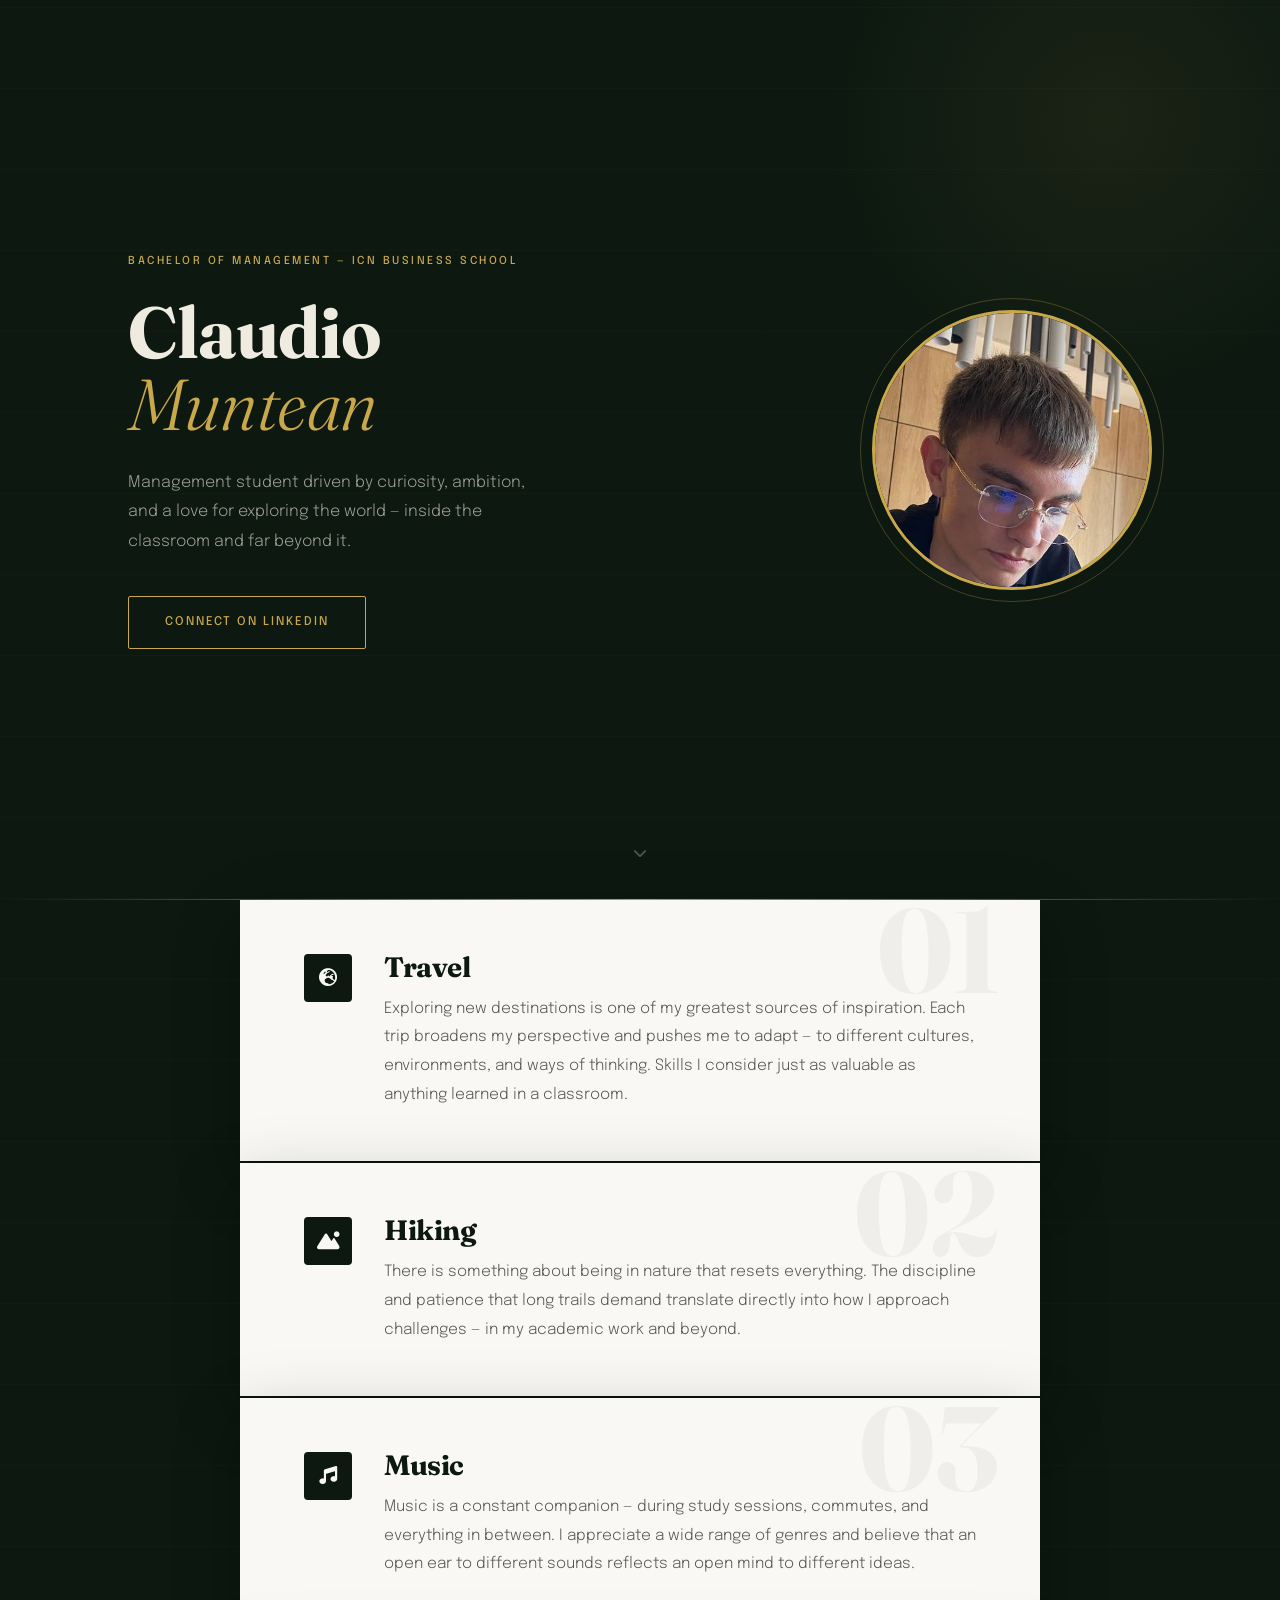
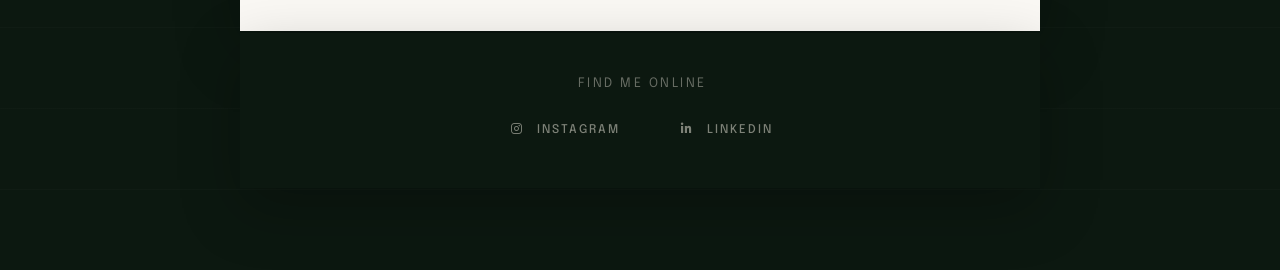
<file: My profile/index.html>
<!DOCTYPE html>
<html>
  <head>
    <title>Claudio Muntean</title>
    <meta name="description" content="Claudio Muntean - Bachelor of Management, ICN Business School.">
    <meta charset="UTF-8">
    <link rel="preconnect" href="https://fonts.googleapis.com">
    <link rel="preconnect" href="https://fonts.gstatic.com" crossorigin>
    <link href="https://fonts.googleapis.com/css2?family=Fraunces:ital,opsz,wght@0,9..144,300;0,9..144,700;1,9..144,300;1,9..144,700&family=Epilogue:wght@300;400;500&display=swap" rel="stylesheet">
    <link rel="stylesheet" href="https://cdnjs.cloudflare.com/ajax/libs/font-awesome/6.5.0/css/all.min.css">
    <link rel="stylesheet" href="style.css">
  </head>
  <body>

    <!-- ========== HERO ========== -->
    <div id="hero">
      <div class="hero-inner">
        <div class="hero-left">
          <p class="hero-label">Bachelor of Management &mdash; ICN Business School</p>
          <h1>Claudio<br><em>Muntean</em></h1>
          <p class="hero-bio">
            Management student driven by curiosity, ambition, and a love for
            exploring the world — inside the classroom and far beyond it.
          </p>
          <a href="https://www.linkedin.com/feed/" target="_blank" class="btn">Connect on LinkedIn</a>
        </div>
        <div class="hero-right">
          <div class="img-wrapper">
            <img src="images/profile.jpeg" alt="Claudio Muntean" class="img-circle img-profile">
            <div class="img-ring"></div>
          </div>
        </div>
      </div>
      <div class="hero-scroll-hint">
        <i class="fa-solid fa-chevron-down"></i>
      </div>
    </div>

    <!-- ========== CARDS ========== -->
    <div class="container">

      <!-- TRAVEL -->
      <div class="card-white" id="travel">
        <span class="card-number">01</span>
        <div class="card-inner">
          <div class="section-icon"><i class="fa-solid fa-earth-europe"></i></div>
          <div class="section-content">
            <h2>Travel</h2>
            <p>
              Exploring new destinations is one of my greatest sources of inspiration.
              Each trip broadens my perspective and pushes me to adapt — to different cultures,
              environments, and ways of thinking. Skills I consider just as valuable as
              anything learned in a classroom.
            </p>
          </div>
        </div>
      </div>

      <!-- HIKING -->
      <div class="card-white" id="hiking">
        <span class="card-number">02</span>
        <div class="card-inner">
          <div class="section-icon"><i class="fa-solid fa-mountain-sun"></i></div>
          <div class="section-content">
            <h2>Hiking</h2>
            <p>
              There is something about being in nature that resets everything.
              The discipline and patience that long trails demand translate directly
              into how I approach challenges — in my academic work and beyond.
            </p>
          </div>
        </div>
      </div>

      <!-- MUSIC -->
      <div class="card-white" id="music">
        <span class="card-number">03</span>
        <div class="card-inner">
          <div class="section-icon"><i class="fa-solid fa-music"></i></div>
          <div class="section-content">
            <h2>Music</h2>
            <p>
              Music is a constant companion — during study sessions, commutes,
              and everything in between. I appreciate a wide range of genres and
              believe that an open ear to different sounds reflects an open mind
              to different ideas.
            </p>
          </div>
        </div>
      </div>

      <!-- FOOTER -->
      <div class="card-white" id="footer">
        <h3>Find me online</h3>
        <ul class="list-inline">
          <li>
            <a href="https://www.instagram.com/?flo=true" target="_blank">
              <i class="fab fa-instagram"></i> Instagram
            </a>
          </li>
          <li>
            <a href="https://www.linkedin.com/feed/" target="_blank">
              <i class="fab fa-linkedin-in"></i> LinkedIn
            </a>
          </li>
        </ul>
      </div>

    </div>

  </body>
</html>
</file>
<file: My profile/style.css>
/* =====================
   RESET
   ===================== */
* {
  margin: 0;
  padding: 0;
  box-sizing: border-box;
}

/* =====================
   BODY
   font-family, color, font-size, line-height
   background-color + background-image (Le Wagon step 1)
   ===================== */
body {
  background-color: #0c1810;
  background-image: repeating-linear-gradient(
    0deg,
    transparent,
    transparent 80px,
    rgba(255, 255, 255, 0.015) 80px,
    rgba(255, 255, 255, 0.015) 81px
  );
  font-family: 'Epilogue', sans-serif;
  color: #f0ebe0;
  font-size: 15.5px;
  line-height: 1.85;
  font-weight: 300;
}

/* =====================
   GROUPING h1, h2, h3
   shared font rules (Le Wagon step 2)
   ===================== */
h1, h2, h3 {
  font-family: 'Fraunces', serif;
  font-weight: 700;
  line-height: 1.1;
  letter-spacing: -0.5px;
}

/* Individual header sizes */
h1 {
  font-size: 72px;
  line-height: 1.0;
  color: #f0ebe0;
}

h1 em {
  font-style: italic;
  font-weight: 300;
  color: #c9a84c;
}

h2 {
  font-size: 28px;
  color: #0c1810;
  margin-bottom: 12px;
}

h3 {
  font-size: 13px;
  font-weight: 400;
  font-family: 'Epilogue', sans-serif;
  letter-spacing: 2.5px;
  text-transform: uppercase;
  color: #888;
  margin-bottom: 20px;
}

p {
  color: #555;
  font-weight: 300;
  line-height: 1.85;
}

/* =====================
   LINKS
   color, text-decoration, transition (Le Wagon step 3)
   ===================== */
a {
  color: #c9a84c;
  text-decoration: none;
  transition: color 0.3s ease;
}

a:hover {
  color: #a6803a;
  text-decoration: none;
}

/* =====================
   HERO — id selector
   ===================== */
#hero {
  min-height: 100vh;
  display: flex;
  flex-direction: column;
  justify-content: center;
  padding: 80px 10%;
  position: relative;
  overflow: hidden;
}

/* Subtle radial glow behind hero content */
#hero::before {
  content: '';
  position: absolute;
  top: -20%;
  right: -10%;
  width: 600px;
  height: 600px;
  background: radial-gradient(circle, rgba(201, 168, 76, 0.08) 0%, transparent 70%);
  pointer-events: none;
}

/* Diagonal gold line decoration */
#hero::after {
  content: '';
  position: absolute;
  bottom: 0;
  left: 0;
  width: 100%;
  height: 1px;
  background: linear-gradient(90deg, transparent, #c9a84c, transparent);
}

/* Descendant selector: label inside #hero */
#hero .hero-label {
  font-size: 11px;
  letter-spacing: 2.5px;
  text-transform: uppercase;
  color: #c9a84c;
  font-weight: 500;
  margin-bottom: 24px;
  opacity: 0;
  animation: fadeUp 0.8s ease forwards;
  animation-delay: 0.1s;
}

/* Descendant selector: h1 inside #hero */
#hero h1 {
  margin-bottom: 28px;
  opacity: 0;
  animation: fadeUp 0.8s ease forwards;
  animation-delay: 0.25s;
}

/* Descendant selector: p inside #hero */
#hero p.hero-bio {
  max-width: 420px;
  color: rgba(240, 235, 224, 0.65);
  font-size: 16px;
  margin-bottom: 40px;
  opacity: 0;
  animation: fadeUp 0.8s ease forwards;
  animation-delay: 0.4s;
}

/* Descendant selector: a.btn inside #hero */
#hero .btn {
  opacity: 0;
  animation: fadeUp 0.8s ease forwards;
  animation-delay: 0.55s;
}

.hero-inner {
  display: flex;
  align-items: center;
  justify-content: space-between;
  gap: 60px;
}

.hero-left {
  flex: 1;
}

.hero-right {
  flex-shrink: 0;
}

.hero-scroll-hint {
  position: absolute;
  bottom: 32px;
  left: 50%;
  transform: translateX(-50%);
  color: rgba(240, 235, 224, 0.3);
  font-size: 14px;
  animation: bounce 2s infinite;
}

/* =====================
   PROFILE IMAGE
   img-circle reusable class (Le Wagon id/class lesson)
   ===================== */
.img-wrapper {
  position: relative;
  width: 280px;
  height: 280px;
  opacity: 0;
  animation: fadeIn 1s ease forwards;
  animation-delay: 0.6s;
}

.img-circle {
  border-radius: 50%;
}

.img-profile {
  width: 280px;
  height: 280px;
  object-fit: cover;
  object-position: center top;
  position: relative;
  z-index: 2;
  border: 3px solid #c9a84c;
}

/* Decorative ring around image */
.img-ring {
  position: absolute;
  top: -12px;
  left: -12px;
  width: 304px;
  height: 304px;
  border-radius: 50%;
  border: 1px solid rgba(201, 168, 76, 0.3);
  z-index: 1;
  animation: spinSlow 20s linear infinite;
}

/* =====================
   BUTTON — class selector
   ===================== */
.btn {
  display: inline-block;
  padding: 14px 36px;
  background-color: transparent;
  color: #c9a84c;
  border: 1.5px solid #c9a84c;
  border-radius: 2px;
  font-family: 'Epilogue', sans-serif;
  font-size: 12px;
  font-weight: 500;
  letter-spacing: 2px;
  text-transform: uppercase;
  text-decoration: none;
  transition: background-color 0.3s ease, color 0.3s ease, transform 0.2s ease;
}

.btn:hover {
  background-color: #c9a84c;
  color: #0c1810;
  transform: translateY(-2px);
}

/* =====================
   CONTAINER
   centering with margin auto (Le Wagon div lesson)
   ===================== */
.container {
  width: 800px;
  margin: 0px auto;
  padding-bottom: 80px;
}

/* =====================
   CARDS
   background, padding, border-radius,
   box-shadow (Le Wagon div lesson)
   ===================== */
.card-white {
  background-color: #faf8f4;
  border-radius: 0px;
  padding: 52px 60px;
  margin-bottom: 2px;
  box-shadow: 0 20px 60px rgba(0, 0, 0, 0.25);
  position: relative;
  overflow: hidden;
  border-left: 4px solid transparent;
  transition: border-left-color 0.3s ease, transform 0.3s ease, box-shadow 0.3s ease;
  opacity: 0;
  animation: fadeUp 0.7s ease forwards;
}

.card-white:nth-child(1) { animation-delay: 0.1s; }
.card-white:nth-child(2) { animation-delay: 0.2s; }
.card-white:nth-child(3) { animation-delay: 0.3s; }
.card-white:nth-child(4) { animation-delay: 0.4s; }

.card-white:hover {
  border-left-color: #c9a84c;
  transform: translateX(4px);
  box-shadow: 0 24px 80px rgba(0, 0, 0, 0.3);
}

/* Large background number — decorative */
.card-number {
  position: absolute;
  top: -10px;
  right: 40px;
  font-family: 'Fraunces', serif;
  font-size: 120px;
  font-weight: 700;
  color: rgba(0, 0, 0, 0.04);
  line-height: 1;
  pointer-events: none;
  user-select: none;
}

/* =====================
   SECTION LAYOUT
   ===================== */
.card-inner {
  display: flex;
  align-items: flex-start;
  gap: 32px;
}

.section-icon {
  width: 48px;
  height: 48px;
  background-color: #0c1810;
  border-radius: 4px;
  display: flex;
  align-items: center;
  justify-content: center;
  flex-shrink: 0;
  margin-top: 2px;
  transition: background-color 0.3s ease;
}

/* Descendant selector: icon inside card-white on hover */
.card-white:hover .section-icon {
  background-color: #c9a84c;
}

.section-icon i {
  color: #faf8f4;
  font-size: 18px;
}

.section-content {
  flex: 1;
}

/* Descendant: p inside section-content */
.section-content p {
  margin-top: 8px;
}

/* =====================
   SECTION IDs — descendant selectors
   ===================== */
#travel h2 { color: #0c1810; }
#hiking h2 { color: #0c1810; }
#music  h2 { color: #0c1810; }

/* =====================
   FOOTER — id + descendant selectors
   ===================== */
#footer {
  text-align: center;
  padding: 44px 60px;
  background-color: #0c1810;
}

/* Descendant: h3 inside #footer */
#footer h3 {
  color: rgba(240, 235, 224, 0.4);
  margin-bottom: 24px;
}

/* Descendant: a inside #footer */
#footer a {
  font-size: 12px;
  font-weight: 500;
  letter-spacing: 2px;
  text-transform: uppercase;
  color: rgba(240, 235, 224, 0.5);
  transition: color 0.3s ease;
}

#footer a:hover {
  color: #c9a84c;
}

/* =====================
   LIST INLINE
   list-inline reusable class (Le Wagon id/class lesson)
   ===================== */
.list-inline {
  list-style: none;
  padding-left: 0;
}

.list-inline > li {
  display: inline;
  padding: 0 28px;
}

.list-inline i {
  margin-right: 8px;
}

/* =====================
   ANIMATIONS
   ===================== */
@keyframes fadeUp {
  from {
    opacity: 0;
    transform: translateY(24px);
  }
  to {
    opacity: 1;
    transform: translateY(0);
  }
}

@keyframes fadeIn {
  from { opacity: 0; }
  to   { opacity: 1; }
}

@keyframes bounce {
  0%, 100% { transform: translateX(-50%) translateY(0);   }
  50%       { transform: translateX(-50%) translateY(8px); }
}

@keyframes spinSlow {
  from { transform: rotate(0deg);   }
  to   { transform: rotate(360deg); }
}

/* =====================
   RESPONSIVE — media queries (Le Wagon responsive lesson)
   ===================== */
@media (max-width: 960px) {
  .container {
    width: 90%;
  }

  h1 {
    font-size: 56px;
  }
}

@media (max-width: 720px) {
  #hero {
    padding: 60px 6%;
    min-height: auto;
    padding-top: 80px;
    padding-bottom: 80px;
  }

  .hero-inner {
    flex-direction: column-reverse;
    gap: 36px;
    text-align: center;
  }

  .img-wrapper,
  .img-profile {
    width: 180px;
    height: 180px;
  }

  .img-ring {
    width: 204px;
    height: 204px;
  }

  h1 {
    font-size: 44px;
  }

  #hero p.hero-bio {
    max-width: 100%;
  }

  .container {
    width: 100%;
    padding: 0;
    padding-bottom: 60px;
  }

  .card-white {
    padding: 36px 28px;
  }

  .card-number {
    font-size: 80px;
  }
}

@media (max-width: 540px) {
  h1 { font-size: 36px; }
  h2 { font-size: 22px; }

  .card-inner {
    flex-direction: column;
    gap: 16px;
  }

  .list-inline > li {
    padding: 0 14px;
  }
}
</file>
